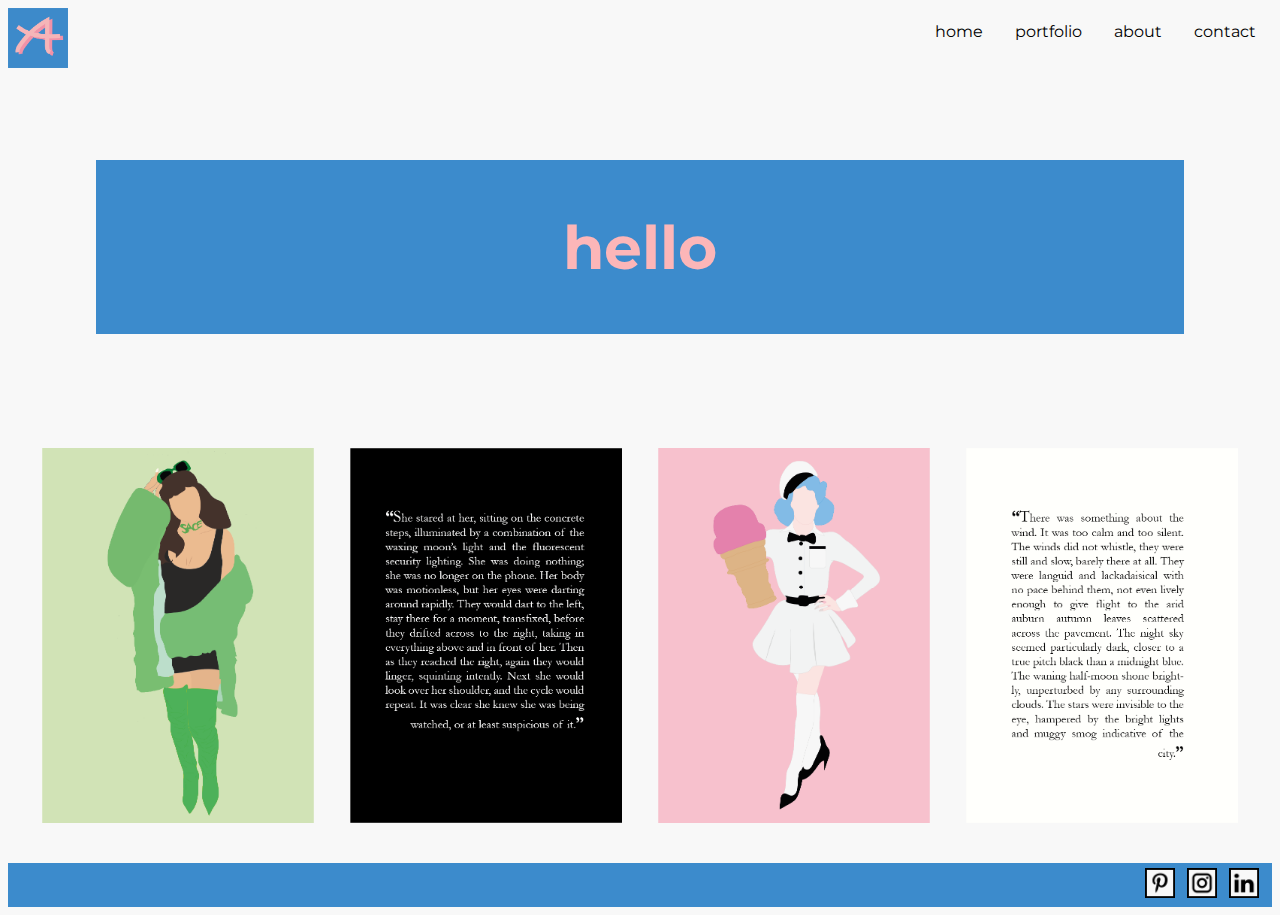
<file: index.html>
<!DOCTYPE html>
<html lang = "en-US"></html>
<!--you need this at the very top-->
<html>
<!--everythang goes inside the html tags-->
<!--nav is navigation, so clickable links-->    
<!-- i still don't know what metadata means-->

    <head>

        <title>hello</title>
        <meta charset= "utf-9">

        <meta name="viewport" content="width=device-width, initial-scale=1.0">

        <link rel= "stylesheet" type="text/css" href="main.css">

        <link href='https://fonts.googleapis.com/css?family=Montserrat' rel='stylesheet'>

        

    </head>


<body>
     
    

    <article>

        <header>

            <a href = "index.html"><img src= "img/logo10.png" alt= "logo" width="60px">
            
            <div class="navbar">
                <a href="index.html">home</a>
        
                <div class="dropdown">
                  <button class="dropbtn">portfolio
                    <i class="fa fa-caret-down"></i>
                  </button>
                  <div class="dropdown-content">
                    <a href="art.html">artwork</a>
                    <a href="writing.html">writing</a>
                    
                  </div>
                </div>
                <a href="about.html">about</a>
                <a href="contact.html">contact</a>
            </div>


        </header>

       

    </article>    
    
    <div class="otherheader">
         
        <h1>hello</h1>
       

                
    </div>

 



    <div class="row">
            
        <div class="column">
            <div class="content">
            <img src="img/2x/rih2@2x.png" alt="Rihanna" style="width:100%">
           
            </div>
        </div>
        

        <div class="column">
            <div class="content">
            <img src="img/2x/smth@2x.png" alt="Novel Excerpt" style="width:100%">
            
            </div>
        </div>

        <div class="column">
            <div class="content">
            <img src="img/2x/gigi2@2x.png" alt="Gigi Goode" style="width:100%">
          
            </div>

        </div>
        
        <div class="column">
            <div class="content">
            <img src="words/2x/therewassmth@2x.png" alt="Novel Excerpt" style="width:100%">
                
            </div>
        </div>





       
    </div>










    <footer>

        
        <div class = "socials">
            <a href = "https://www.pinterest.com/m3ll155x/" target= "_blank"><img src = "socials/pinterest.png" width = "30"></a>&nbsp;&nbsp;
            <a href = "https://www.instagram.com/xishatu" target= "_blank"><img src = "socials/instagram.png" width = "30"></a>&nbsp;&nbsp;
            <a href = "https://www.linkedin.com/in/aishatuahmed/" target= "_blank"><img src = "socials/linkedin.png" width = "30"></a>&nbsp;&nbsp;
        </div>
        

    </footer>


    
  
</body>























</html>
</file>
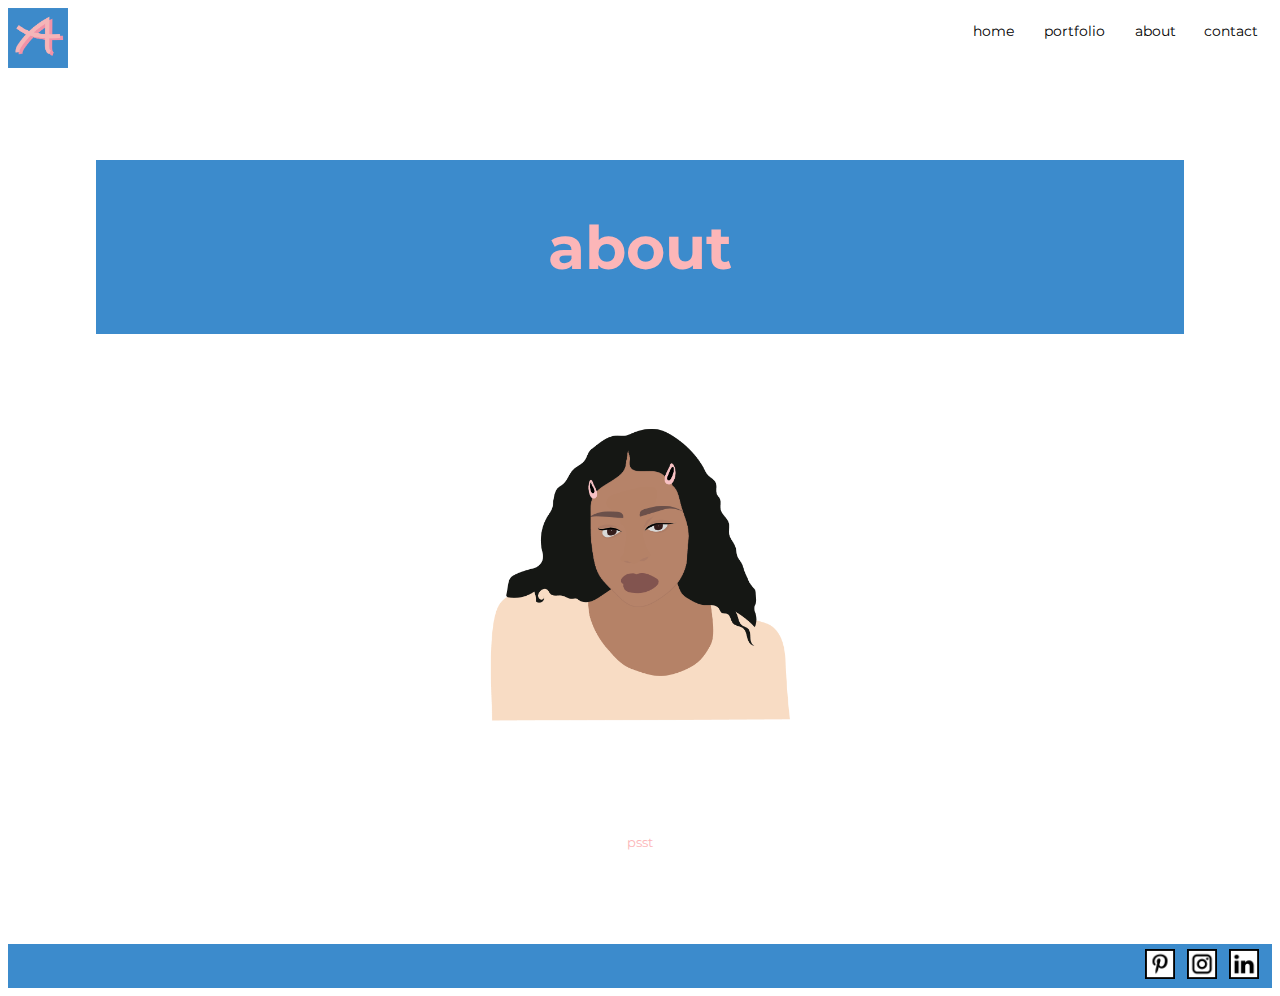
<file: about.html>
<!DOCTYPE html>
<html lang = "en-US"></html>
<!--you need this at the very top-->
<html>
<!--everythang goes inside the html tags-->
<!--nav is navigation, so clickable links-->    
<!-- i still don't know what metadata means-->

    <head>

        <title>about</title>
        <meta charset= "utf-9">

        <meta name="viewport" content="width=device-width, initial-scale=1.0">

        <link rel= "stylesheet" type="text/css" href="about.css">

        <link href='https://fonts.googleapis.com/css?family=Montserrat' rel='stylesheet'>

        <script type="text/javascript" src="java.js"></script>

    </head>


<body>
     
    
    <article>

        <header>

            <a href = "index.html"><img src= "img/logo10.png" alt= "logo" width="60px">
            
            <div class="navbar">
                <a href="index.html">home</a>
        
                <div class="dropdown">
                  <button class="dropbtn">portfolio
                    <i class="fa fa-caret-down"></i>
                  </button>
                  <div class="dropdown-content">
                    <a href="art.html">artwork</a>
                    <a href="writing.html">writing</a>
                    
                  </div>
                </div>
                <a href="about.html">about</a>
                <a href="contact.html">contact</a>
            </div>
            
        
        </header>

       

    </article>    

    

    <div class="otherheader">

        
        <h1>about</h1>
       
        
        
    </div>


    <div class="otherheader2">


        <div id="myDIV">
            
            <h4>

                aishatu ahmed<br>
                23<br>
                nottingham<br>
                <br>

              
            </h4>
            <p>
                
                I am a politics student with a love of the creative arts.<br> I love to write and hope to be an author one day.<br> I spend most of my time writing, drawing, and watching classic films.


            </p>
            

        </div>

        <button onclick="myFunction()"><img src="img/me@2x.png" width="300px"></button>
        
    </div>    


    <div class="otherheader2">

        <button onclick="myFunction3()">psst</button>

        <div id="films">
            <h4>Favourite Films</h4>

            <p>
        
                <a href="https://www.imdb.com/title/tt0468569/?ref_=nv_sr_srsg_0" target= "_blank">The Dark Knight</a>
                <br>
                <a href="https://www.imdb.com/title/tt0097493/?ref_=fn_al_tt_1" target= "_blank">Heathers</a>
                <br>
                <a href="https://www.imdb.com/title/tt0052357/?ref_=nv_sr_srsg_0" target= "_blank">Vertigo</a>
                <br>
                <a href="https://www.imdb.com/title/tt0066921/" target= "_blank">A Clockwork Orange</a>
                <br>
                <a href="https://www.imdb.com/title/tt0086250/?ref_=nv_sr_srsg_0" target= "_blank">Scarface</a>
                <br>
            </p>
        
        </div>
    
    </div>

    

    <footer>

        
        <div class = "socials">
            <a href = "https://www.pinterest.com/m3ll155x/" target= "_blank"><img src = "socials/pinterest.png" width = "30"></a>&nbsp;&nbsp;
            <a href = "https://www.instagram.com/xishatu" target= "_blank"><img src = "socials/instagram.png" width = "30"></a>&nbsp;&nbsp;
            <a href = "https://www.linkedin.com/in/aishatuahmed/" target= "_blank"><img src = "socials/linkedin.png" width = "30"></a>&nbsp;&nbsp;
        </div>
        

    </footer>


    
  
</body>























</html>
</file>
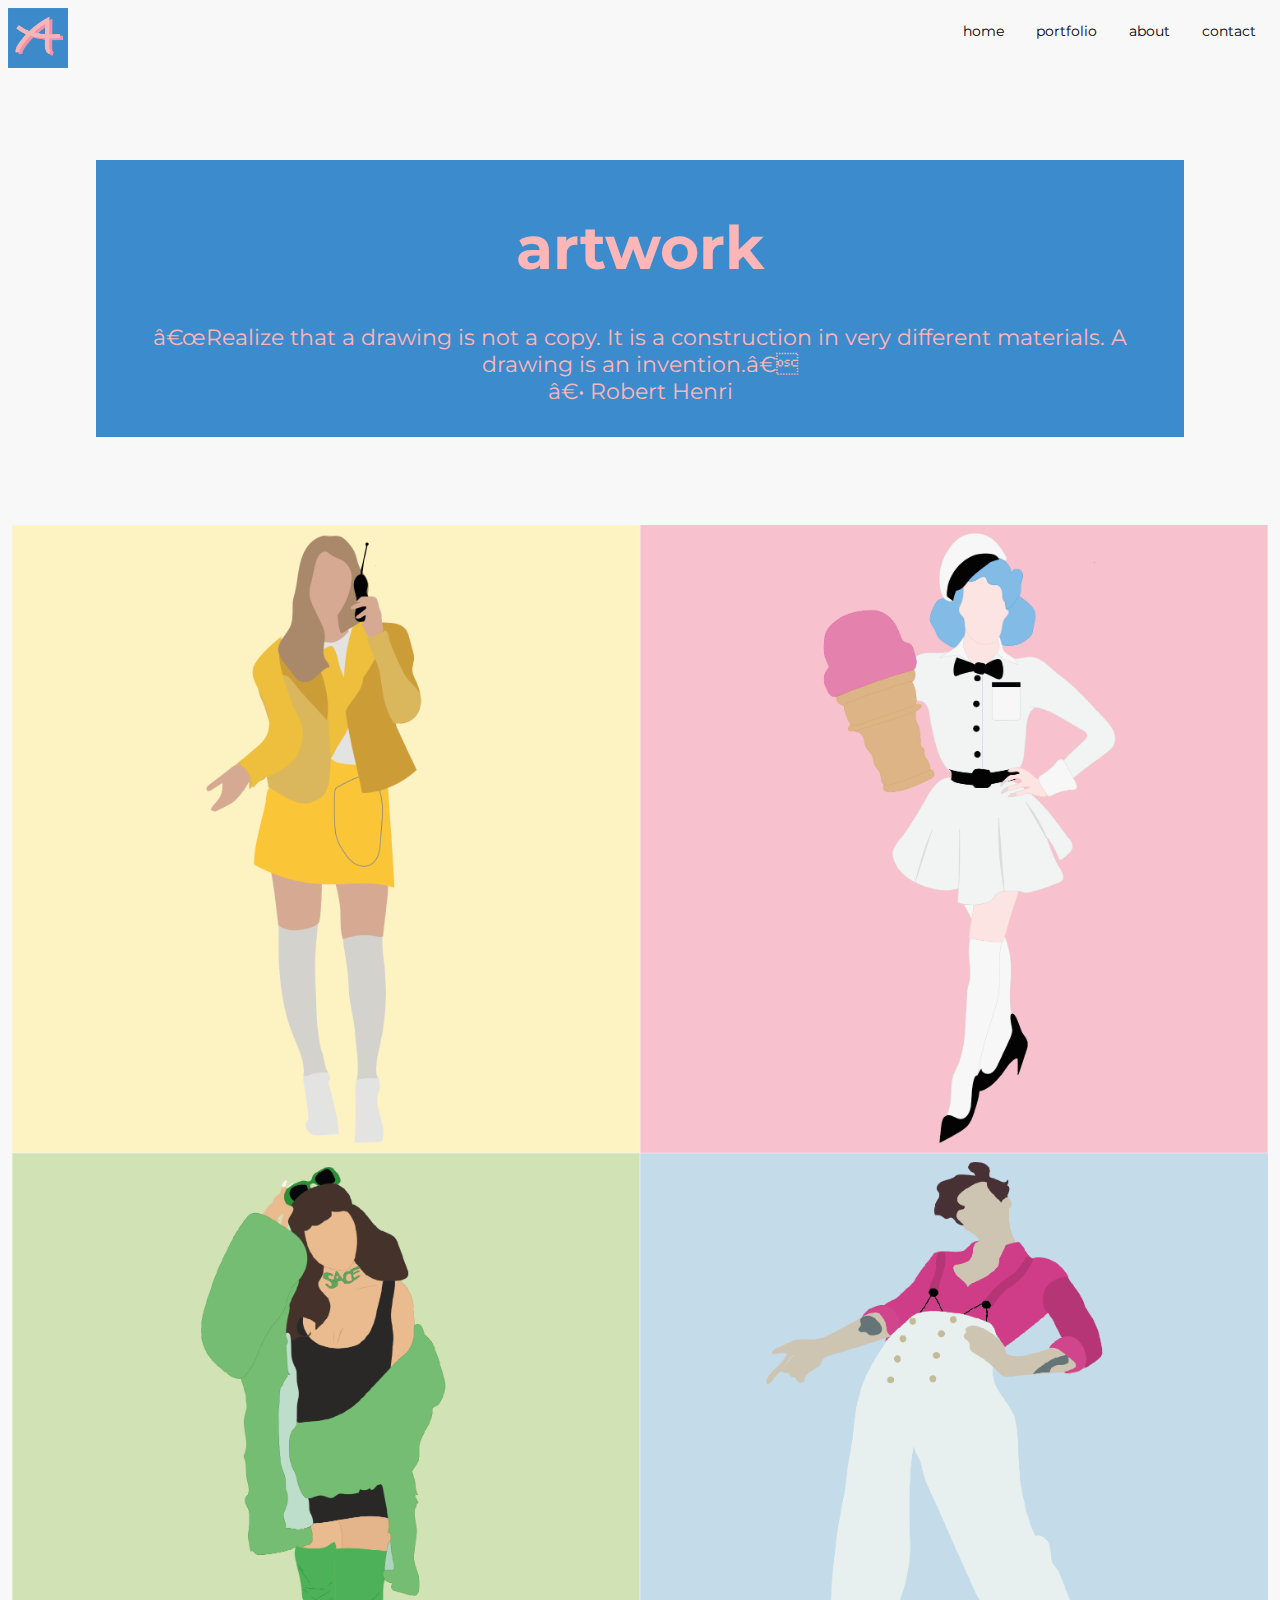
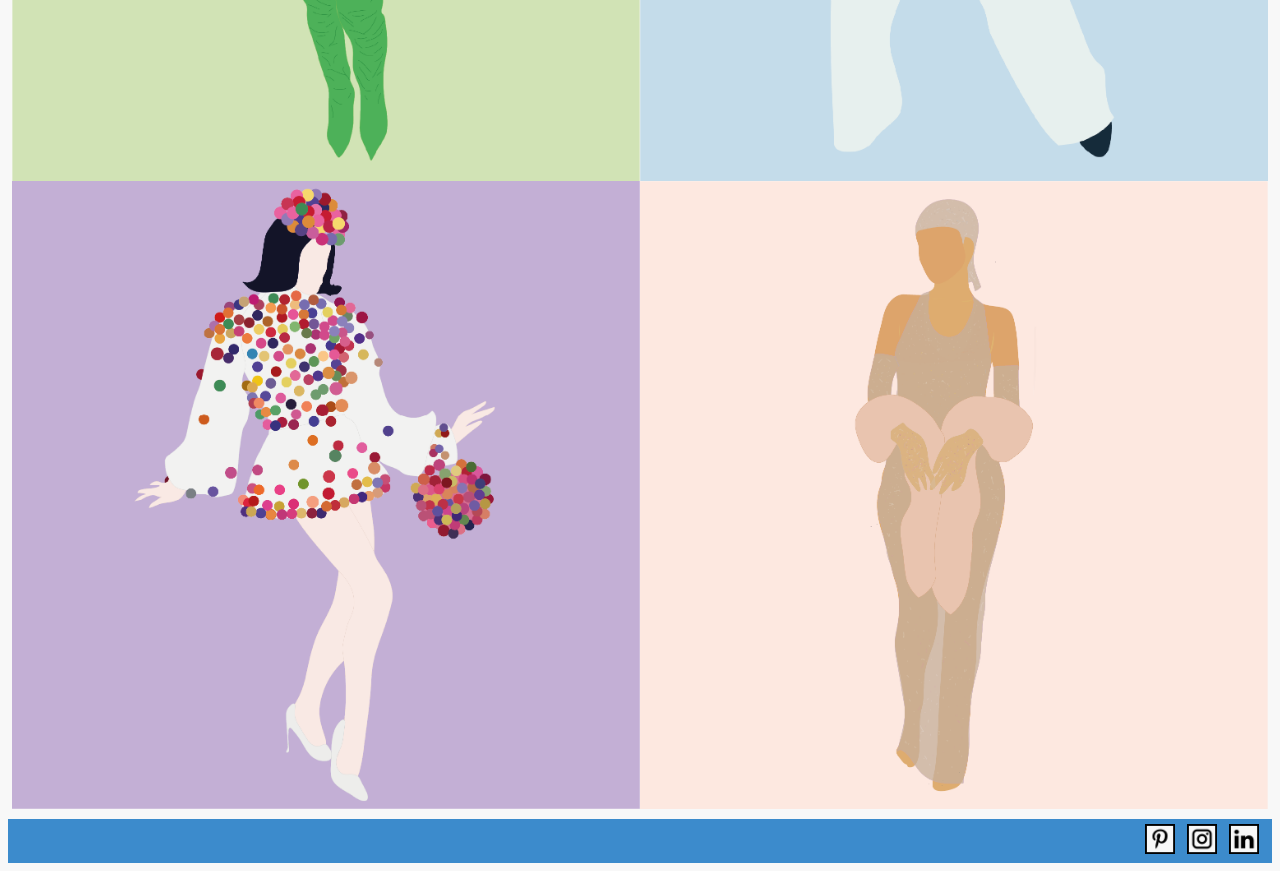
<file: art.html>
<!DOCTYPE html>
<html lang = "en-US"></html>
<!--you need this at the very top-->
<html>
<!--everythang goes inside the html tags-->
<!--nav is navigation, so clickable links-->    
<!-- i still don't know what metadata means-->

    <head>

        <title>artwork</title>
        <meta charset= "utf-9">

        <meta name="viewport" content="width=device-width, initial-scale=1.0">

        <link rel= "stylesheet" type="text/css" href="art.css">

        <link href='https://fonts.googleapis.com/css?family=Montserrat' rel='stylesheet'>

    </head>


<body>
     
    
    <article>

        <header>

            <img src="img/logo10.png" alt= "logo" width="60px">
            
            <div class="navbar">
                <a href="index.html">home</a>
        
                <div class="dropdown">
                  <button class="dropbtn">portfolio
                    <i class="fa fa-caret-down"></i>
                  </button>

                  <div class="dropdown-content">
                    <a href="art.html">artwork</a>
                    <a href="writing.html">writing</a>
                    
                  </div>
                </div>

                <a href="about.html">about</a>
                <a href="contact.html">contact</a>

            </div>
        
        </header>

       

    </article>    

    

        <div class="otherheader">
 
            
            <h1>artwork</h1>
            <p>“Realize that a drawing is not a copy. It is a construction in very different materials. A drawing is an invention.”<br>
              ― Robert Henri</p>
            
            
            
            
        </div>



    
        <div class="row">
            <div class="column">
              <div class="container">
                <img src="img/artwork/cher.png">
                <div class="overlaya">
                  <div class="text">Cher Horowitz</div>
                </div>
              </div>
              
              <div class="container">
                <img src="img/artwork/rihfur.png">
                <div class="overlayb">
                  <div class="text">Rihanna</div>
                </div>
              </div>
              
              <div class="container">
                <img src="img/artwork/gigiball.png">
                <div class="overlayc">
                  <div class="text">Gigi Goode</div>
                </div>
              </div>
      
            </div>
            
            <div class="column">
              <div class="container">
                <img src="img/artwork/gigifrozen.png">
                <div class="overlayd">
                  <div class="text">Gigi Goode</div>
                </div>
              </div>

              <div class="container">
                <img src="img/artwork/harry.png">
                <div class="overlaye">
                  <div class="text">Harry Styles</div>
                </div>
              </div>

              <div class="container">
                <img src="img/artwork/rihglitter.png">
                <div class="overlayf">
                  <div class="text">Rihanna</div>
                </div>
              </div>

              
            </div>
          </div>
    

    <footer>

        
        <div class = "socials">
            <a href = "https://www.pinterest.com/m3ll155x/" target= "_blank"><img src = "socials/pinterest.png" width = "30"></a>&nbsp;&nbsp;
            <a href = "https://www.instagram.com/xishatu" target= "_blank"><img src = "socials/instagram.png" width = "30"></a>&nbsp;&nbsp;
            <a href = "https://www.linkedin.com/in/aishatuahmed/" target= "_blank"><img src = "socials/linkedin.png" width = "30"></a>&nbsp;&nbsp;
        </div>
        

    </footer>


    
  
</body>























</html>
</file>
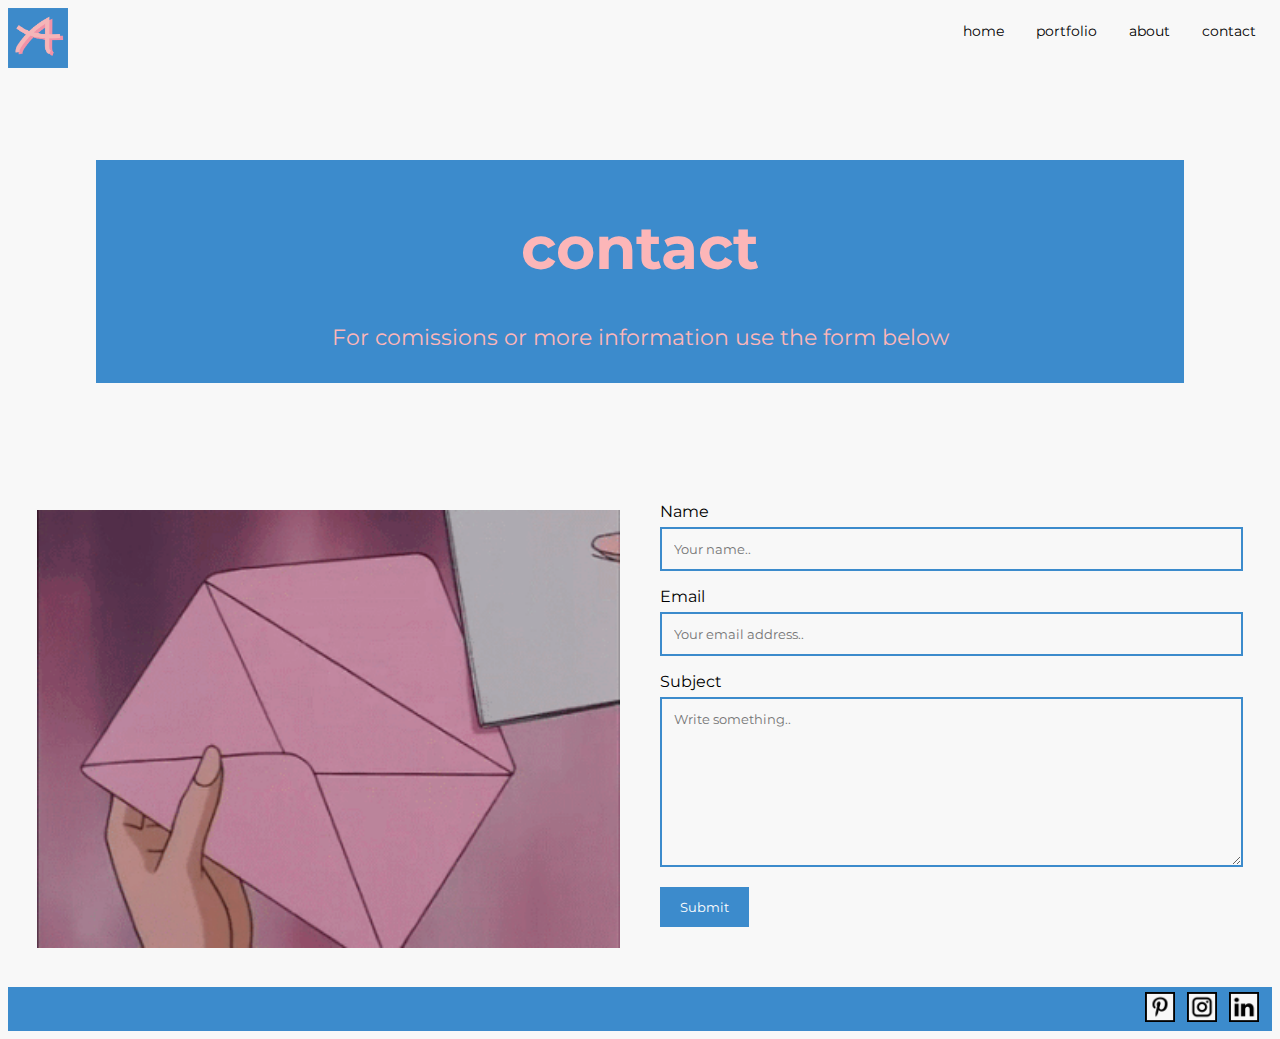
<file: contact.html>
<!DOCTYPE html>
<html lang = "en-US"></html>
<!--you need this at the very top-->
<html>
<!--everythang goes inside the html tags-->
<!--nav is navigation, so clickable links-->    
<!-- i still don't know what metadata means-->

    <head>

        <title>welcome</title>
        <meta charset= "utf-9">

        <meta name="viewport" content="width=device-width, initial-scale=1.0">

        <link rel= "stylesheet" type="text/css" href="contact.css">

        <link href='https://fonts.googleapis.com/css?family=Montserrat' rel='stylesheet'>

    </head>


<body>
     
    
    <article>

        <header>

            <img src="img/logo10.png" width="60px">
            
            <div class="navbar">
                <a href="index.html">home</a>
        
                <div class="dropdown">
                  <button class="dropbtn">portfolio
                    <i class="fa fa-caret-down"></i>
                  </button>
                  <div class="dropdown-content">
                    <a href="art.html">artwork</a>
                    <a href="writing.html">writing</a>
                    
                  </div>
                </div>
                <a href="about.html">about</a>
                <a href="contact.html">contact</a>
            </div>
            
        
        </header>

       

    </article>    

    

        <div class="otherheader">
 
            
            <h1>contact</h1>
            <p>For comissions or more information use the form below</p>
            
            
            
            
        </div>

        <div class="container">

          <form 
            action="https://formspree.io/xvowgagp" target="_blank"
            method="POST"
          >

    
            
            <div class="row">
              <div class="column">
                <img src="img/mail2.gif" style="width:100%">
              </div>
              <div class="column">
                <form method="POST" action="https://formspree.io/xvowgagp">
                  <label for="fname">Name</label>
                  <input type="text" id="fname" name="firstname" placeholder="Your name..">
                  <label for="email">Email</label>
                  <input type="text" id="email" name="email" placeholder="Your email address..">
            
                  <label for="subject">Subject</label>
                  <textarea id="subject" name="subject" placeholder="Write something.." style="height:170px"></textarea>
                  <input type="submit" value="Submit">
                </form>
              </div>
            </div>
          </div>
     
    
 
    

  

    <footer>

        
        <div class = "socials">
            <a href = "https://www.pinterest.com/m3ll155x/" target= "_blank"><img src = "socials/pinterest.png" width = "30"></a>&nbsp;&nbsp;
            <a href = "https://www.instagram.com/xishatu" target= "_blank"><img src = "socials/instagram.png" width = "30"></a>&nbsp;&nbsp;
            <a href = "https://www.linkedin.com/in/aishatuahmed/" target= "_blank"><img src = "socials/linkedin.png" width = "30"></a>&nbsp;&nbsp;
        </div>
        

    </footer>


    
  
</body>























</html>
</file>
<file: main.css>
*{
  font-family: 'Montserrat'
}


*{
  background-color: rgb(248, 248, 248);
}


h1{
  color: #fcb6b8;
  background-color: transparent;
}

h4{

    color: #fcb6b8;
    
}

.portfolio{
    max-width: 300px;
    
}


p{
  color: #fcb6b8;
  font-size: 22px;
  background-color: transparent;
}


ul {
    list-style-type: none;
    text-decoration: none;
    float: right;
    
  }


li {
  
    color: #fcb6b8;
    display: inline;
    vertical-align: bottom;
  }

li a:hover {
    color: #fcb6b8;
    font-weight: bold; 
  }




.otherheader {
    padding: 10px;
    background-color: #3c8bcc;
    font-size: 30px;
    max-width: 100%;
    margin: 7%;
    text-align: center;

    
    
  }
  



  footer{
    
    border: rgb(0, 0, 0);
    border-width: 5pxxx;
    padding: 5px;
    text-align: right;
    background-color: #3c8bcc;
   margin-top: 10px;
    
    
  } 

  .socials{
    background-color: transparent;
  }
  
  .socials a{
    background-color: transparent;
  }


.logo{
  float: left;
}

a:link {
  text-decoration: none;
}

a:visited {
  color: #000000;
}

a:active{
  color: #3c8bcc;

}

footer a:hover{
  opacity:50%;
}

/* Navbar container */
.navbar {
  overflow: hidden;
  float: right;
}

/* Links inside the navbar */
.navbar a {
  float: left;
  font-size: 16px;
  color: rgb(0, 0, 0);
  text-align: center;
  padding: 14px 16px;
  text-decoration: none;
}

/* The dropdown container */
.dropdown {
  float: left;
  overflow: hidden;
  
}

/* Dropdown button */
.dropdown .dropbtn {
  font-size: 16px;
  border: none;
  outline: none;
  color: rgb(0, 0, 0);
  padding: 14px 16px;
  background-color: inherit;
  font-family: inherit; /* Important for vertical align on mobile phones */
  margin: 0; /* Important for vertical align on mobile phones */
}

/* Add a red background color to navbar links on hover */
.navbar a:hover, .dropdown:hover .dropbtn {
  color: #fcb6b8;
  background-color: #3c8bcc;
}

/* Dropdown content (hidden by default) */
.dropdown-content {
  display: none;
  position: absolute;
  background-color: #3c8bcc;
  min-width: 160px;
 
  z-index: 1;
}
/* idk what z index means :(*/

/* Links inside the dropdown */
.dropdown-content a {
  float: none;
  color: rgb(0, 0, 0);
  padding: 12px 16px;
  text-decoration: none;
  display: block;
  text-align: left;
}

/* Add a grey background color to dropdown links on hover */
.dropdown-content a:hover {
  color: #fcb6b8;
}

/* Show the dropdown menu on hover */
.dropdown:hover .dropdown-content {
  display: block;
}

* {
  box-sizing: border-box;
}



/* Center website */
.main {
  max-width: 1000px;
  margin: auto;
}



.row {
  margin: 8px;
}

/* Add padding BETWEEN each column (if you want) */
.row,
.row > .column {
  padding: 8px;
}

/* Create four equal columns that floats next to each other */
.column {
  float: left;
  width: 25%;
}

/* Clear floats after rows */
.row:after {
  content: "";
  display: table;
  clear: both;
}

/* Content */
.content {
  
  padding: 10px;
}

/* Responsive layout - makes a two column-layout instead of four columns */
@media screen and (max-width: 900px) {
  .column {
    width: 50%;
  }
}

/* Responsive layout - makes the two columns stack on top of each other instead of next to each other */
@media screen and (max-width: 600px) {
  .column {
    width: 100%;
  }
}
</file>
<file: about.css>
/* CONSISTENT FONT AND BG */

*{
  font-family: 'Montserrat'
}


*{
background-color: white;
}


h1{
color: #fcb6b8;
background-color: transparent;
}

h4{

  color: #fcb6b8;
  
}


p{
color: #fcb6b8;
font-size: 20px;
background-color: transparent;
text-align: center;
}




h3{
  color: #fcb6b8;
  background-color: transparent;
}
  

/* ABOUT INFO */

  #myDIV{
    color: #fcb6b8;
    background-color: #3c8bcc;
    font-size: 22px;
    display: none;
    
    padding: 10px;
    margin: 7%;
    
    
    
  }

  #selfie{
    display: none;
  }

  #films {
    color: #fcb6b8;
    background-color: #3c8bcc;
    font-size: 22px;
    display: none;
    
    padding: 10px;
    margin: 7%;
    


  }

  #films h3, h4{
    background-color: transparent;
    color: #fcb6b8;
    list-style-type: none;
    font-weight: normal;
    

  }

  #films a{
    text-decoration: none;
    background-color: transparent;
    color:#fcb6b8;
  }

  #films a:hover{
    color: blue;
  }
  

  #myDIV h4{
    color:#fcb6b8;
    font-weight: normal;
    background: transparent;
  }


  #myDIV p{
    color:#fcb6b8;
    font-weight: normal;
    background: transparent;
  }

  

  /* HEADERS */

  .otherheader {
    padding: 10px;
    background-color: #3c8bcc;
    font-size: 30px;
    max-width: 90%;
    margin: 7%;
    text-align: center;

    
    
  }

  .otherheader2 {
    padding: 0;
    background-color: transparent;
    font-size: 30px;
    max-width: 100%;
    margin: 7%;
    text-align: center;
    align-content: center;

    
    
  }

  .otherheader2 button{
    cursor: pointer;

  }
    



 /* FOOTER */

 footer{
    
  border: rgb(0, 0, 0);
  border-width: 5pxxx;
  padding: 5px;
  text-align: right;
  background-color: #3c8bcc;
  margin-top: 10px;
  
  
} 

.socials{
  background-color: transparent;
}

.socials a{
  background-color: transparent;
}

.logo{
  float: left;
}



footer a:hover{
  opacity:50%;
}




/* NAVIGATION */


.navbar {
  overflow: hidden;
  float: right;
}


.navbar a {
  float: left;
  font-size: 14px;
  color: rgb(0, 0, 0);
  text-align: center;
  padding: 14px 14px;
  text-decoration: none;
}




.dropdown {
  float: left;
  overflow: hidden;
  
}


.dropdown .dropbtn {
  font-size: 14px;
  border: none;
  outline: none;
  color: rgb(0, 0, 0);
  padding: 14px 16px;
  background-color: inherit;
  font-family: inherit; /* Important for vertical align on mobile phones */
  margin: 0; /* Important for vertical align on mobile phones */
}

/* Add a red background color to navbar links on hover */
.navbar a:hover, .dropdown:hover .dropbtn {
  color: #fcb6b8;
  background-color: #3c8bcc;
}

/* Dropdown content (hidden by default) */
.dropdown-content {
  display: none;
  position: absolute;
  background-color: #f9f9f9;
  min-width: 160px;
 
  z-index: 1;
}

/* Links inside the dropdown */
.dropdown-content a {
  float: none;
  color: rgb(0, 0, 0);
  padding: 12px 16px;
  text-decoration: none;
  display: block;
  text-align: left;
}

/* Add a grey background color to dropdown links on hover */
.dropdown-content a:hover {
  color: #fcb6b8;
}

/* Show the dropdown menu on hover */
.dropdown:hover .dropdown-content {
  display: block;
}

/* JS */

button {
 
  border: none;
  color: #fcb6b8;
  padding: 0;
  text-align: center;
  text-decoration: none;
  display: inline-block;
  outline: none;
  
}
</file>
<file: art.css>
/* CSS FOR PAGE 'ARTWORK' */



*{
    font-family: 'Montserrat'
}

*{
  background-color: rgb(248, 248, 248);
}


h1{
  color: #fcb6b8;
  background-color: transparent;
}

h4{

  color: #fcb6b8;
    
}



p{
  color: #fcb6b8;
  font-size: 22px;
  background-color: transparent;
}



.otherheader {
  padding: 10px;
  background-color: #3c8bcc;
  font-size: 30px;
  max-width: 100%;
  margin: 7%;
  text-align: center;

    
    
}
  

/* FOOTER */

  footer{
    
    border: rgb(0, 0, 0);
    border-width: 5pxxx;
    padding: 5px;
    text-align: right;
    background-color: #3c8bcc;
    margin-top: 10px;
    
    
} 

  .socials{
    background-color: transparent;
  }
  
  .socials a{
    background-color: transparent;
  }
  


.logo{
  float: left;
}

a:link {
  text-decoration: none;
}

a:visited {
  color: #000000;
}

a:active{
  color: #3c8bcc;

}

footer a:hover{
  opacity:50%;
}

/* NAVIGATION */

/* Navbar container */
.navbar {
  overflow: hidden;
  float: right;
}

/* Links inside the navbar */
.navbar a {
  float: left;
  font-size: 14px;
  color: rgb(0, 0, 0);
  text-align: center;
  padding: 14px 16px;
  text-decoration: none;
}

/* The dropdown container */
.dropdown {
  float: left;
  overflow: hidden;
  
}

/* Dropdown button */
.dropdown .dropbtn {
  font-size: 14px;
  border: none;
  outline: none;
  color: rgb(0, 0, 0);
  padding: 14px 16px;
  background-color: inherit;
  font-family: inherit; /* Important for vertical align on mobile phones */
  margin: 0; /* Important for vertical align on mobile phones */
}

/* Add a red background color to navbar links on hover */
.navbar a:hover, .dropdown:hover .dropbtn {
  color: #fcb6b8;
  background-color: #3c8bcc;
}

/* Dropdown content (hidden by default) */
.dropdown-content {
  display: none;
  position: absolute;
  background-color: #f9f9f9;
  min-width: 160px;
 
  z-index: 1;
}


/* Links inside the dropdown */
.dropdown-content a {
  float: none;
  color: rgb(0, 0, 0);
  padding: 12px 16px;
  text-decoration: none;
  display: block;
  text-align: left;
}

/* Add a grey background color to dropdown links on hover */
.dropdown-content a:hover {
  color: #fcb6b8;
}

/* Show the dropdown menu on hover */
.dropdown:hover .dropdown-content {
  display: block;
}


/* IMAGE GRID */
.row {
    display: flex;
    flex-wrap: wrap;
    padding: 0 4px;
    margin: auto;
}
  
  /* Create two not 4 equal columns that sits next to each other */
  .column {
    flex: 50%;
    max-width: 50%;
    margin: auto;
    
    
  }
  
  .column img {
    
    vertical-align: middle;
    width: 100%;
  }
  

  
  /* Responsive layout - makes a two column-layout instead of four columns */
  @media screen and (max-width: 800px) {
    .column {
      flex: 50%;
      max-width: 50%;
    }
  }
  
  /* Responsive layout - makes the two columns stack on top of each other instead of next to each other */
  @media screen and (max-width: 600px) {
    .column {
      flex: 100%;
      max-width: 100%;
    }
  }




/* OVERLAYS */



  .container {
    position: relative;
    
  }


  
  .image {
    display: block;
    
    height: auto;
  }
  
  .overlay {
    position: absolute;
    top: 0;
    bottom: 0;
    left: 0;
    right: 0;
    height: 100%;
    width: 100%;
    opacity: 0;
    transition: .5s ease;
    background-color: #3c8bcc;
  }
  
  .container:hover .overlay {
    opacity: 1;
  }

  .text {
    color: rgb(255, 255, 255);
    font-size: 25px;
    font-weight: bold;
    background-color: transparent;
    position: absolute;
    top: 50%;
    left: 50%;
    transform: translate(-50%, -50%);
    -ms-transform: translate(-50%, -50%);
  }


  
  /*cher*/

  .overlaya {
    position: absolute;
    top: 0;
    bottom: 0;
    left: 0;
    right: 0;
    height: 100%;
    width: 100%;
    opacity: 0;
    transition: .5s ease;
    background-color: #FFF3C2;
  }
  
  .container:hover .overlaya {
    opacity: 1;
  }

/*rihanna green fur*/

  .overlayb {
    position: absolute;
    top: 0;
    bottom: 0;
    left: 0;
    right: 0;
    height: 100%;
    width: 100%;
    opacity: 0;
    transition: .5s ease;
    background-color: #D1E3B6;
  }
  
  .container:hover .overlayb {
    opacity: 1;
  }

/*gigi ball look*/

  .overlayc {
    position: absolute;
    top: 0;
    bottom: 0;
    left: 0;
    right: 0;
    height: 100%;
    width: 100%;
    opacity: 0;
    transition: .5s ease;
    background-color: #C3AFD5;
  }
  
  .container:hover .overlayc {
    opacity: 1;
  }


/*gigi ice cream look*/

  .overlayd {
    position: absolute;
    top: 0;
    bottom: 0;
    left: 0;
    right: 0;
    height: 100%;
    width: 100%;
    opacity: 0;
    transition: .5s ease;
    background-color: #F7C2CC;
  }
  
  .container:hover .overlayd {
    opacity: 1;
  }


/*harry styles*/

  .overlaye {
    position: absolute;
    top: 0;
    bottom: 0;
    left: 0;
    right: 0;
    height: 100%;
    width: 100%;
    opacity: 0;
    transition: .5s ease;
    background-color:#C5DCEA;
  }
  
  .container:hover .overlaye {
    opacity: 1;
  }


/*rihanna glitter look*/

  .overlayf {
    position: absolute;
    top: 0;
    bottom: 0;
    left: 0;
    right: 0;
    height: 100%;
    width: 100%;
    opacity: 0;
    transition: .5s ease;
    background-color: #FDE8E1;
  }
  
  .container:hover .overlayf {
    opacity: 1;
  }
</file>
<file: contact.css>
*{
  font-family: 'Montserrat'
}


*{
  background-color: rgb(248, 248, 248);
}


h1{
  color: #fcb6b8;
  background-color: transparent;
}

h4{

    color: #fcb6b8;
    
}

.portfolio{
    max-width: 300px;
    
}


p{
  color: #fcb6b8;
  font-size: 22px;
  background-color: transparent;
}

ul {
    list-style-type: none;
    text-decoration: none;
    float: right;
    
  }


li {
  
    color: #fcb6b8;
    display: inline;
    vertical-align: bottom;
  }

li a:hover {
    color: #fcb6b8;
    font-weight: bold; 
  }




.otherheader {
    padding: 10px;
    background-color: #3c8bcc;
    font-size: 30px;
    max-width: 100%;
    margin: 7%;
    text-align: center;

    
    
  }
  


  footer{
    
    border: rgb(0, 0, 0);
    border-width: 5pxxx;
    padding: 5px;
    text-align: right;
    background-color: #3c8bcc;
   margin-top: 10px;
    
    
  } 

  .socials{
    background-color: transparent;
  }
  
  .socials a{
    background-color: transparent;
  }


.logo{
  float: left;
}

a:link {
  text-decoration: none;
}

a:visited {
  color: #000000;
}

a:active{
  color: #E0EBC4

}

footer a:hover{
  opacity:50%;
}

/* Navbar container */
.navbar {
  overflow: hidden;
  float: right;
}

/* Links inside the navbar */
.navbar a {
  float: left;
  font-size: 14px;
  color: rgb(0, 0, 0);
  text-align: center;
  padding: 14px 16px;
  text-decoration: none;
}

/* The dropdown container */
.dropdown {
  float: left;
  overflow: hidden;
  
}

/* Dropdown button */
.dropdown .dropbtn {
  font-size: 14px;
  border: none;
  outline: none;
  color: rgb(0, 0, 0);
  padding: 14px 16px;
  background-color: inherit;
  font-family: inherit; /* Important for vertical align on mobile phones */
  margin: 0; /* Important for vertical align on mobile phones */
}

/* Add a red background color to navbar links on hover */
.navbar a:hover, .dropdown:hover .dropbtn {
  color: #fcb6b8;
  background-color: #3c8bcc;
}

/* Dropdown content (hidden by default) */
.dropdown-content {
  display: none;
  position: absolute;
  background-color: #f9f9f9;
  min-width: 160px;
 
  z-index: 1;
}
/* idk what z index means :(*/

/* Links inside the dropdown */
.dropdown-content a {
  float: none;
  color: rgb(0, 0, 0);
  padding: 12px 16px;
  text-decoration: none;
  display: block;
  text-align: left;
}

/* Add a grey background color to dropdown links on hover */
.dropdown-content a:hover {
  color: #fcb6b8;
}

/* Show the dropdown menu on hover */
.dropdown:hover .dropdown-content {
  display: block;
}

.row {
  display: flex;
  flex-wrap: wrap;
  padding: 0 4px;
 
}

/* Create two equal columns that sits next to each other */
.column {
  flex: 50%;
  padding: 0 4px;
  
}

.column img {
  margin-top: 8px;
 
}










* {
  box-sizing: border-box;
}

/* Style inputs */
input[type=text], select, textarea {
  width: 100%;
  padding: 12px;
  border: 2px solid #3c8bcc;
  margin-top: 6px;
  margin-bottom: 16px;
  resize: vertical;
}

input[type=submit] {
    background-color: #3c8bcc;
    color: white;
    padding: 12px 20px;
    border: none;
    cursor: pointer;
}

input[type=submit]:hover {

  background-color: #fcb6b8;
  color: white;
}

/* Style the container/contact section */
.container {
  border-radius: 2px;
  padding: 5px;
}

/* Create two columns that float next to eachother */
.column {
  float: left;
  width: 50%;
  margin-top: 6px;
  padding: 20px;
}


/* Clear floats after the columns */
.row:after {
  content: "";
  display: table;
  clear: both;
}

/* Responsive layout - when the screen is less than 600px wide, make the two columns stack on top of each other instead of next to each other */
@media screen and (max-width: 600px) {
  .column, input[type=submit] {
    width: 100%;
    margin-top: 0;
  }
}
</file>
